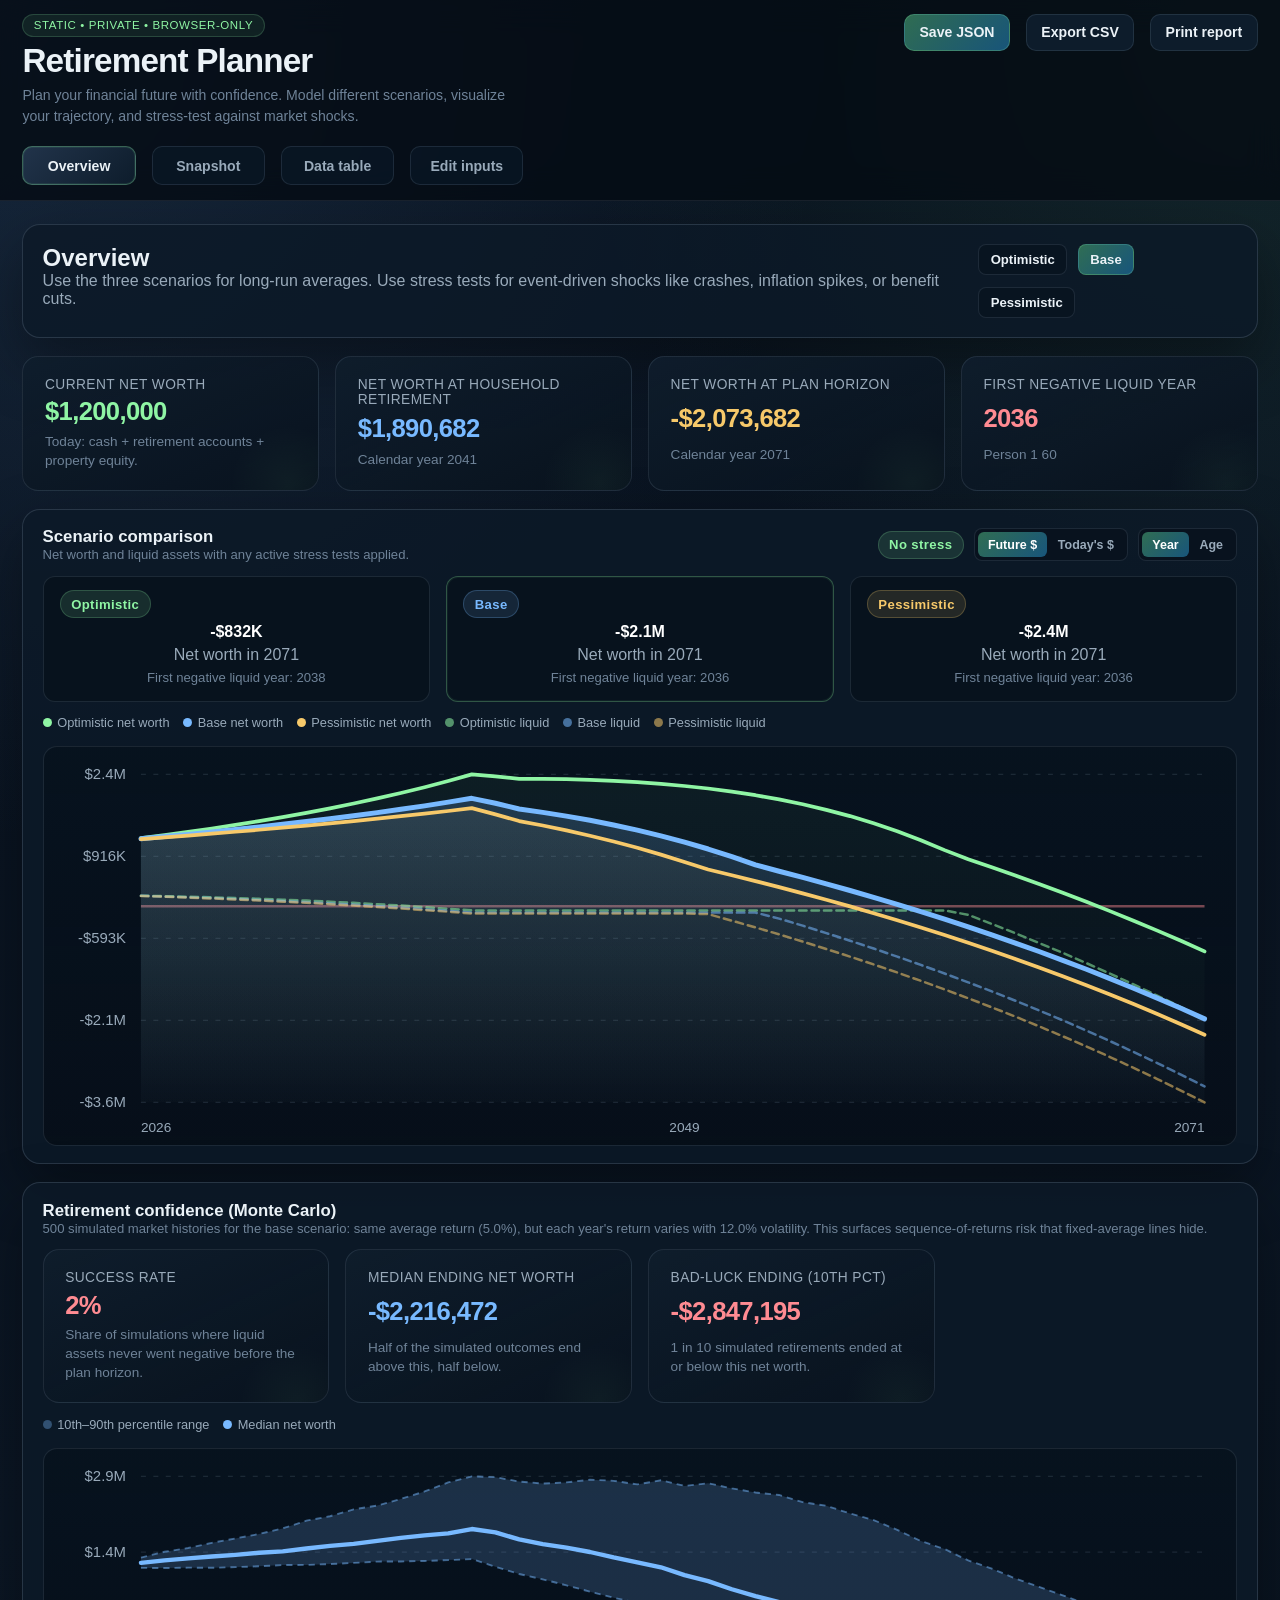
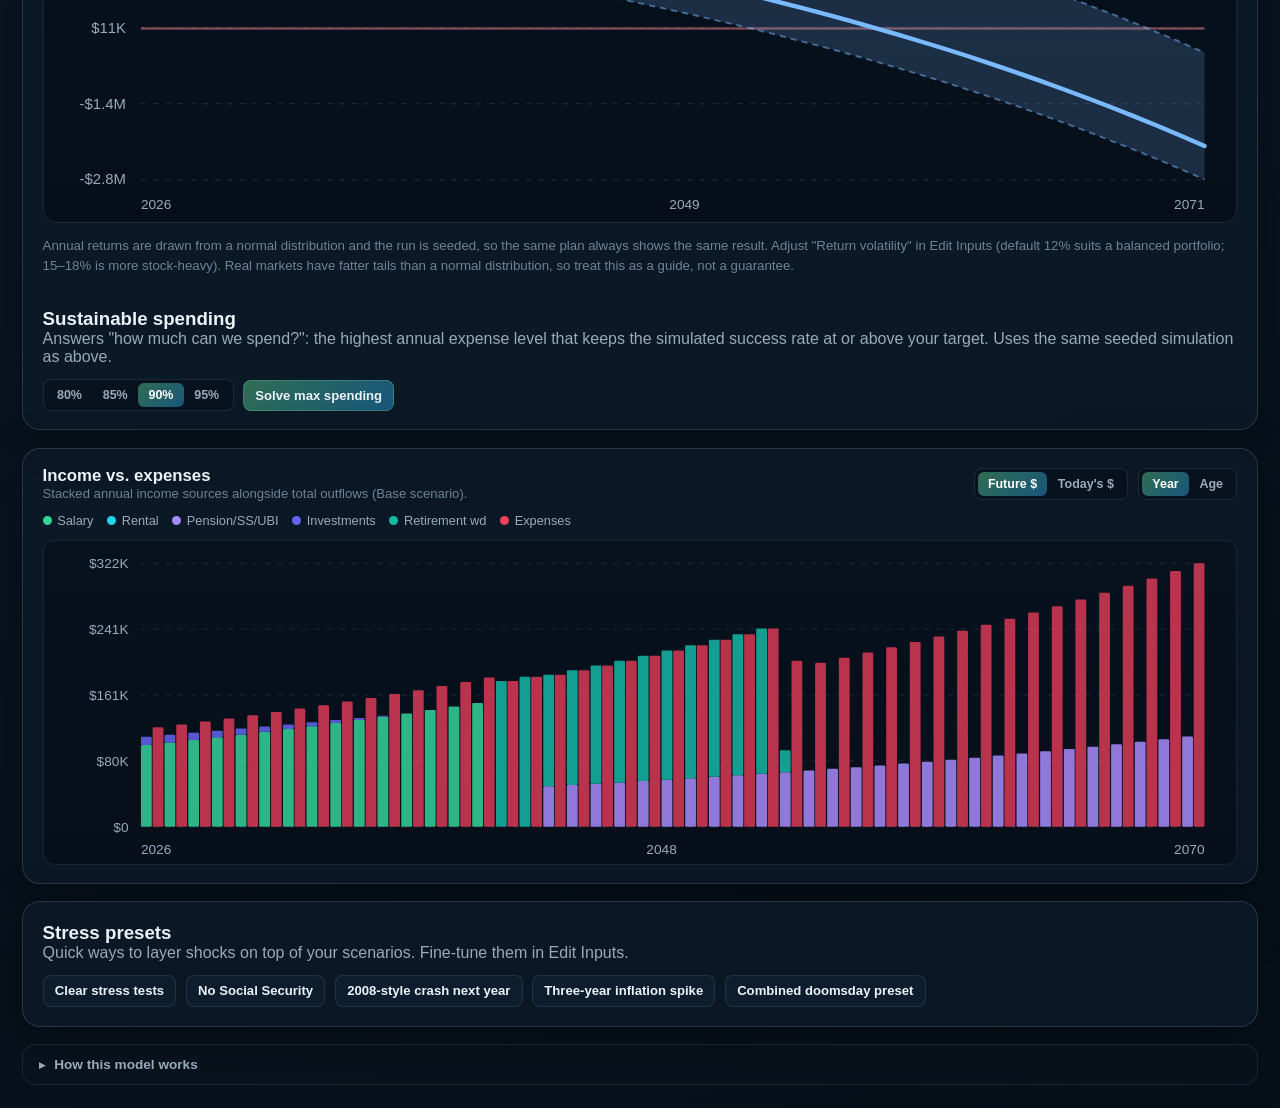
<file: index.html>
<!DOCTYPE html>
<html lang="en">
  <head>
    <meta charset="UTF-8" />
    <meta
      name="viewport"
      content="width=device-width, initial-scale=1.0"
    />
    <meta
      name="description"
      content="A privacy-first retirement planner that runs entirely in your browser. Compare long-run scenarios, apply stress tests, and review year-by-year cash flow."
    />
    <meta
      name="keywords"
      content="retirement planner, financial planning, cash flow, net worth, social security, stress test"
    />
    <meta name="author" content="Brian Curtis" />
    <meta property="og:type" content="website" />
    <meta property="og:title" content="Retirement Planner" />
    <meta
      property="og:description"
      content="Compare optimistic, base, and pessimistic retirement paths, then layer in stress tests like market crashes or Social Security cuts."
    />
    <meta property="og:url" content="https://bntcurtis.github.io/retirement-planner/" />
    <link
      rel="icon"
      type="image/svg+xml"
      href="data:image/svg+xml,%3Csvg xmlns='http://www.w3.org/2000/svg' viewBox='0 0 100 100'%3E%3Crect width='100' height='100' rx='24' fill='%2312222f'/%3E%3Cpath d='M18 70 L40 48 L56 60 L80 28' stroke='%23a2ffb7' stroke-width='10' fill='none' stroke-linecap='round' stroke-linejoin='round'/%3E%3C/svg%3E"
    />
    <link rel="stylesheet" href="./styles.css" />
    <title>Retirement Planner</title>
  </head>
  <body>
    <noscript>
      <div class="noscript">
        This app needs JavaScript enabled. All calculations stay in your browser.
      </div>
    </noscript>
    <div id="app"></div>
    <script src="./engine.js"></script>
    <script src="./app.js"></script>
  </body>
</html>
</file>
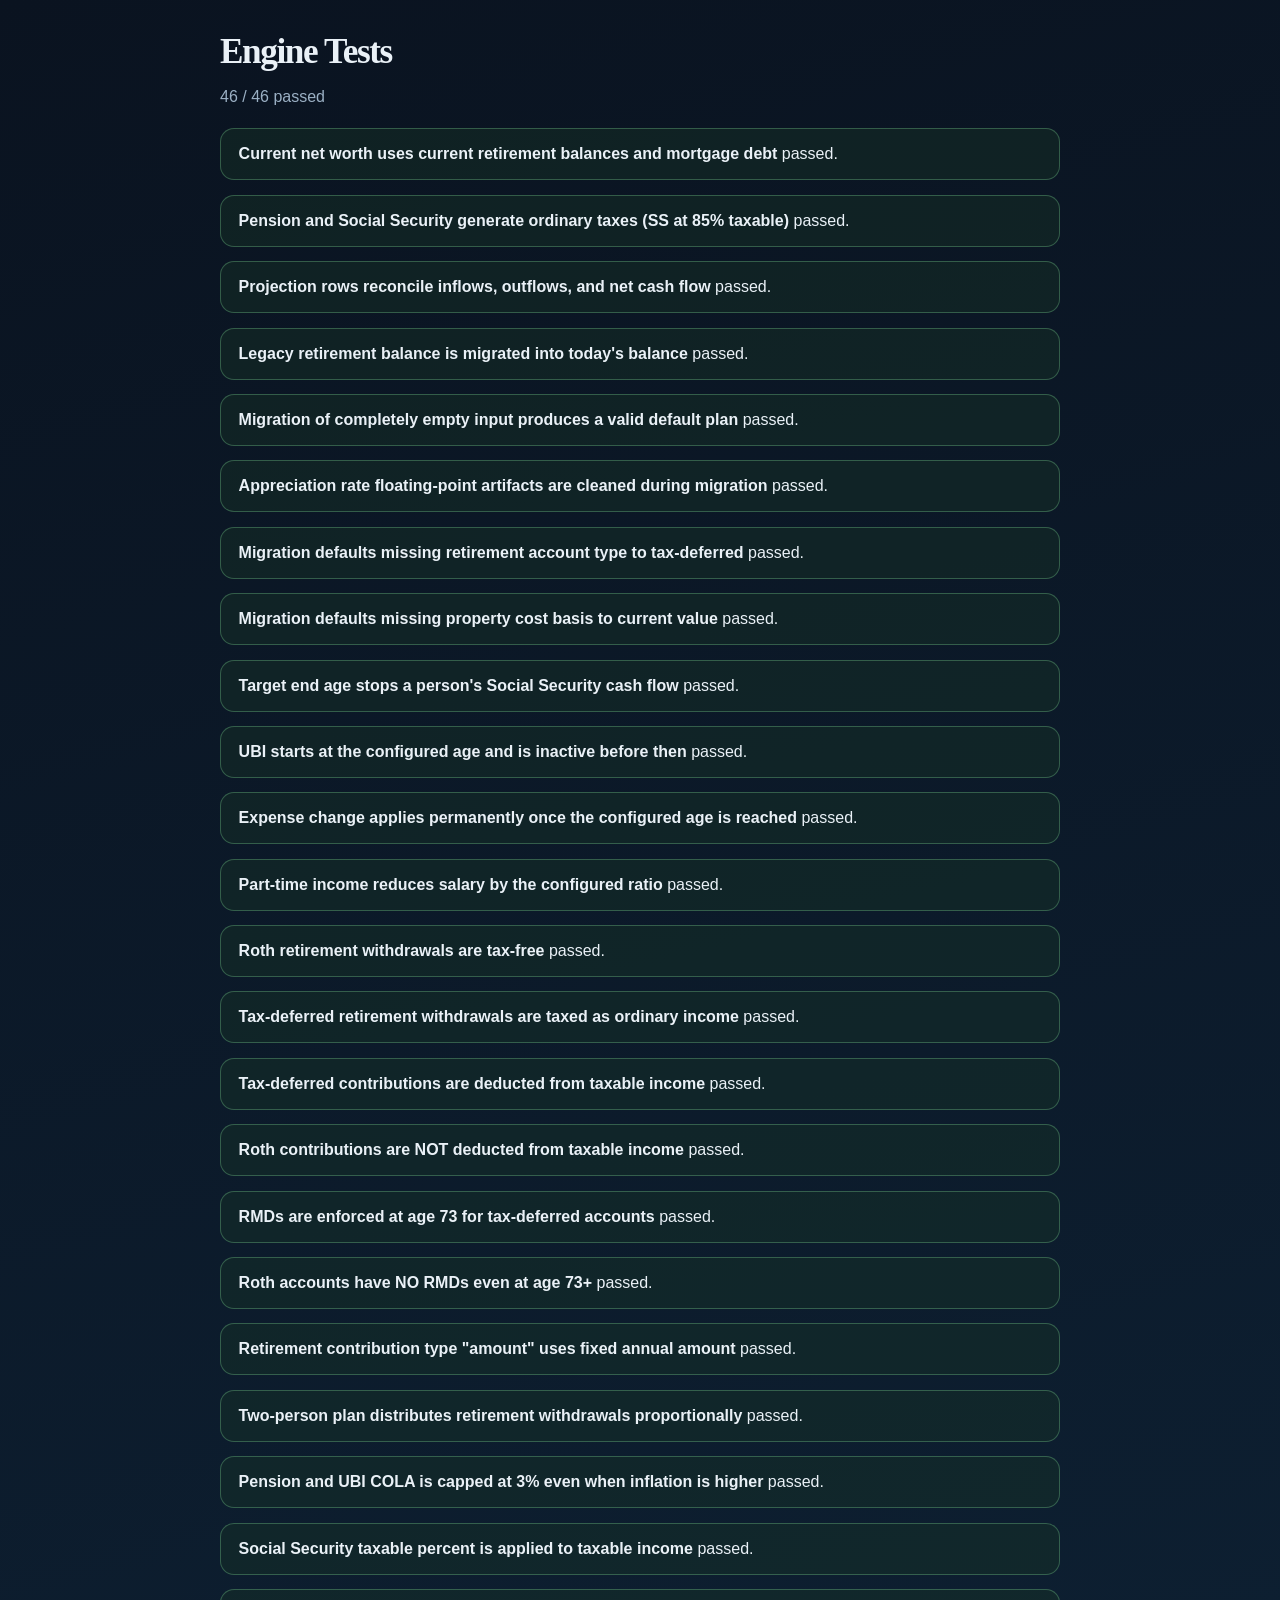
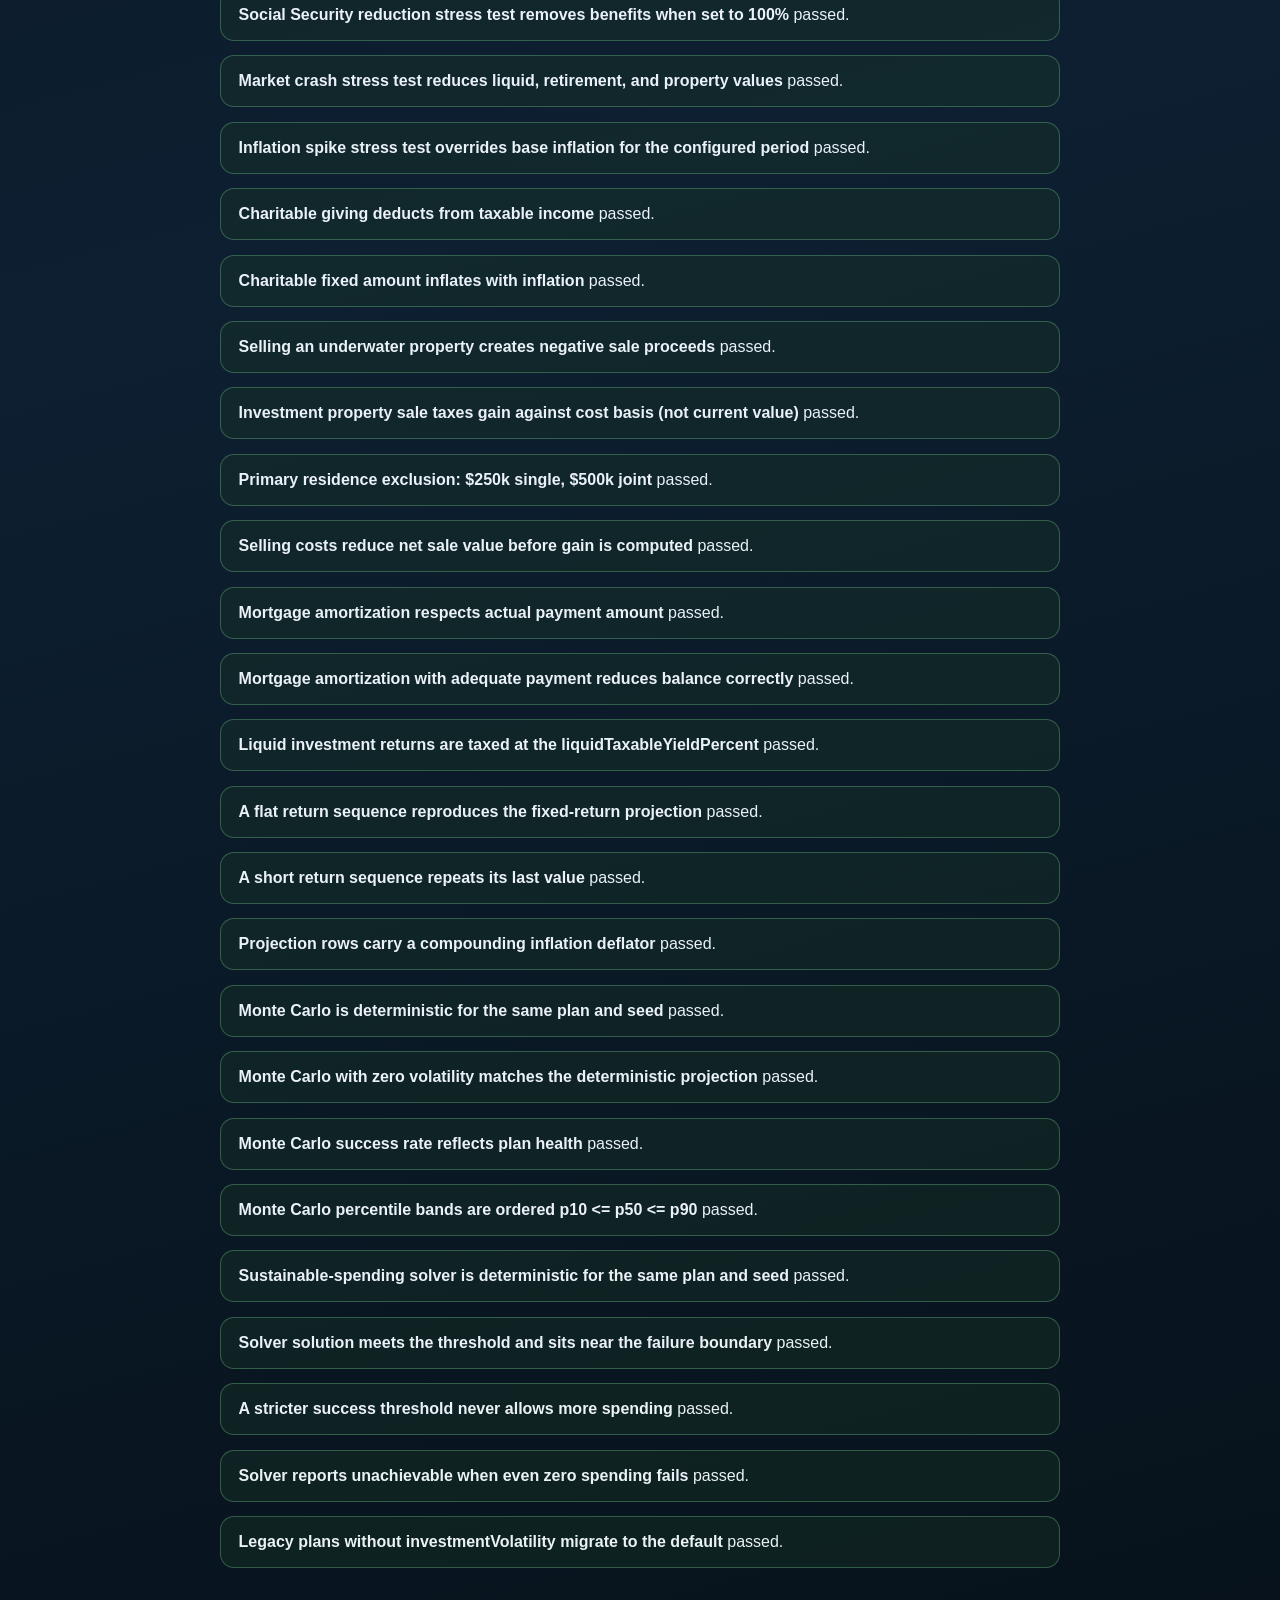
<file: tests/index.html>
<!DOCTYPE html>
<html lang="en">
  <head>
    <meta charset="UTF-8" />
    <meta name="viewport" content="width=device-width, initial-scale=1.0" />
    <title>Retirement Planner Engine Tests</title>
    <style>
      body {
        font-family: "Avenir Next", "Segoe UI", sans-serif;
        margin: 0;
        min-height: 100vh;
        color: #eaf1f7;
        background: linear-gradient(165deg, #0a1320, #0d1f31 55%, #07121b);
      }

      main {
        max-width: 840px;
        margin: 0 auto;
        padding: 2rem 1.2rem 3rem;
      }

      h1 {
        margin: 0 0 0.7rem;
        font-family: Georgia, serif;
        font-size: 2.2rem;
        letter-spacing: -0.04em;
      }

      p {
        color: #9bb0c4;
      }

      ul {
        list-style: none;
        padding: 0;
        margin: 1.4rem 0 0;
        display: grid;
        gap: 0.9rem;
      }

      li {
        padding: 1rem 1.1rem;
        border-radius: 14px;
        border: 1px solid rgba(185, 209, 229, 0.18);
        background: rgba(9, 18, 29, 0.85);
      }

      .pass {
        border-color: rgba(143, 245, 164, 0.28);
        background: rgba(24, 53, 38, 0.42);
      }

      .fail {
        border-color: rgba(255, 139, 146, 0.28);
        background: rgba(69, 24, 31, 0.42);
      }
    </style>
  </head>
  <body>
    <main id="test-results">
      <h1>Engine Tests</h1>
      <p>Loading…</p>
    </main>
    <script src="../engine.js"></script>
    <script src="./tests.js"></script>
  </body>
</html>
</file>
<file: styles.css>
:root {
  color-scheme: dark;
  --bg: #08111d;
  --bg-alt: #0d1827;
  --panel: rgba(12, 26, 40, 0.84);
  --panel-strong: #102338;
  --border: rgba(183, 207, 227, 0.16);
  --text: #ebf2f7;
  --muted: #99aaba;
  --soft: #6f8398;
  --accent: #8ff5a4;
  --accent-strong: #33d17a;
  --accent-faint: rgba(143, 245, 164, 0.14);
  --blue: #78b9ff;
  --amber: #f7c96a;
  --rose: #ff8b92;
  --shadow: 0 24px 60px rgba(0, 0, 0, 0.35);
  --radius: 18px;
  --radius-sm: 12px;
  --max-width: 1360px;
  --font-body: -apple-system, BlinkMacSystemFont, "Segoe UI", Roboto, "Helvetica Neue", Arial, sans-serif;
  --font-display: -apple-system, BlinkMacSystemFont, "Segoe UI", Roboto, "Helvetica Neue", Arial, sans-serif;
}

*,
*::before,
*::after {
  box-sizing: border-box;
}

html {
  scroll-behavior: smooth;
  scrollbar-color: rgba(183, 207, 227, 0.18) transparent;
}

::-webkit-scrollbar {
  width: 8px;
  height: 8px;
}

::-webkit-scrollbar-track {
  background: transparent;
}

::-webkit-scrollbar-thumb {
  background: rgba(183, 207, 227, 0.18);
  border-radius: 4px;
}

::-webkit-scrollbar-thumb:hover {
  background: rgba(183, 207, 227, 0.3);
}

body {
  margin: 0;
  min-height: 100vh;
  font-family: var(--font-body);
  color: var(--text);
  background:
    radial-gradient(circle at top left, rgba(70, 112, 160, 0.25), transparent 28%),
    radial-gradient(circle at top right, rgba(79, 153, 106, 0.16), transparent 24%),
    linear-gradient(160deg, #08111d 0%, #0b1624 48%, #061019 100%);
}

body::before {
  content: "";
  position: fixed;
  inset: 0;
  pointer-events: none;
  background-image:
    linear-gradient(rgba(255, 255, 255, 0.03) 1px, transparent 1px),
    linear-gradient(90deg, rgba(255, 255, 255, 0.03) 1px, transparent 1px);
  background-size: 36px 36px;
  mask-image: linear-gradient(to bottom, rgba(0, 0, 0, 0.45), transparent 92%);
  opacity: 0.2;
}

a {
  color: inherit;
}

button,
input,
select,
textarea {
  font: inherit;
}

button {
  cursor: pointer;
}

input,
select,
textarea {
  width: 100%;
  color: var(--text);
  background: rgba(8, 19, 31, 0.9);
  border: 1px solid rgba(183, 207, 227, 0.14);
  border-radius: 10px;
  padding: 0.62rem 0.85rem;
  font-size: 0.95rem;
  transition: border-color 140ms ease, box-shadow 140ms ease, background 140ms ease;
}

input:focus,
select:focus,
textarea:focus {
  outline: none;
  border-color: rgba(143, 245, 164, 0.7);
  box-shadow: 0 0 0 3px rgba(143, 245, 164, 0.16);
  background: rgba(8, 22, 34, 0.96);
}

input[type="checkbox"] {
  width: auto;
  accent-color: var(--accent-strong);
  transform: scale(1.15);
}

input[type="number"]::-webkit-outer-spin-button,
input[type="number"]::-webkit-inner-spin-button {
  -webkit-appearance: none;
  margin: 0;
}

input[type="number"] {
  -moz-appearance: textfield;
}

textarea {
  resize: vertical;
  min-height: 96px;
}

table {
  width: 100%;
  border-collapse: collapse;
}

th,
td {
  padding: 0.55rem 0.75rem;
  border-bottom: 1px solid rgba(183, 207, 227, 0.1);
  vertical-align: top;
  font-size: 0.88rem;
}

th {
  text-align: left;
  color: var(--muted);
  font-size: 0.78rem;
  font-weight: 600;
  letter-spacing: 0.04em;
  text-transform: uppercase;
  background: rgba(7, 18, 30, 0.92);
  position: sticky;
  top: 0;
}

td {
  color: var(--text);
}

.noscript {
  margin: 1rem auto;
  max-width: 760px;
  background: rgba(255, 139, 146, 0.12);
  border: 1px solid rgba(255, 139, 146, 0.35);
  border-radius: 16px;
  padding: 1rem 1.2rem;
}

.page-shell {
  max-width: var(--max-width);
  margin: 0 auto;
  padding: 1.4rem;
}

.hero {
  position: sticky;
  top: 0;
  z-index: 20;
  backdrop-filter: blur(16px);
  background: rgba(5, 11, 19, 0.78);
  border-bottom: 1px solid rgba(183, 207, 227, 0.1);
}

.hero__inner {
  max-width: var(--max-width);
  margin: 0 auto;
  padding: 0.85rem 1.4rem 0.95rem;
  display: flex;
  align-items: flex-start;
  justify-content: space-between;
  gap: 1.2rem;
}

.hero__heading {
  display: grid;
  gap: 0.35rem;
}

.eyebrow {
  display: inline-flex;
  align-items: center;
  gap: 0.4rem;
  width: fit-content;
  color: var(--accent);
  background: rgba(143, 245, 164, 0.08);
  border: 1px solid rgba(143, 245, 164, 0.18);
  border-radius: 999px;
  padding: 0.3rem 0.65rem;
  font-size: 0.72rem;
  font-weight: 500;
  letter-spacing: 0.05em;
  text-transform: uppercase;
}

.hero h1 {
  margin: 0;
  font: 700 clamp(1.7rem, 2.6vw, 2.6rem) / 1.1 var(--font-display);
  letter-spacing: -0.025em;
}

.hero p {
  margin: 0;
  color: var(--soft);
  font-size: 0.88rem;
  max-width: 64ch;
  line-height: 1.5;
}

.hero__actions,
.tab-nav,
.action-row,
.button-group,
.stat-grid,
.grid-2,
.grid-3,
.summary-grid,
.form-grid {
  display: grid;
  gap: 1rem;
}

.hero__actions {
  grid-auto-flow: column;
  grid-auto-columns: max-content;
  align-content: start;
}

.tab-nav {
  margin-top: 0.85rem;
  grid-template-columns: repeat(4, minmax(0, 1fr));
}

.tab-button {
  border: 1px solid rgba(183, 207, 227, 0.12);
  background: rgba(11, 24, 39, 0.72);
  color: var(--muted);
  border-radius: 10px;
  padding: 0.65rem 0.85rem;
  font-size: 0.88rem;
  font-weight: 600;
  transition: transform 160ms ease, border-color 160ms ease, color 160ms ease;
}

.tab-button:hover,
.tab-button:focus-visible {
  color: var(--text);
  border-color: rgba(143, 245, 164, 0.32);
  transform: translateY(-1px);
}

.tab-button.is-active {
  background: linear-gradient(135deg, rgba(35, 54, 78, 0.95), rgba(14, 30, 46, 0.95));
  border-color: rgba(143, 245, 164, 0.32);
  color: var(--text);
  box-shadow: inset 0 0 0 1px rgba(143, 245, 164, 0.08);
}

.button {
  display: inline-flex;
  align-items: center;
  justify-content: center;
  gap: 0.45rem;
  border: 1px solid rgba(183, 207, 227, 0.12);
  background: rgba(15, 31, 46, 0.92);
  color: var(--text);
  border-radius: 10px;
  padding: 0.6rem 0.9rem;
  font-size: 0.88rem;
  font-weight: 600;
  text-decoration: none;
  transition: transform 160ms ease, border-color 160ms ease, background 160ms ease;
}

.button:hover,
.button:focus-visible {
  transform: translateY(-1px);
  border-color: rgba(143, 245, 164, 0.3);
}

.button--primary {
  background: linear-gradient(135deg, rgba(50, 114, 86, 0.95), rgba(25, 89, 128, 0.95));
  border-color: rgba(143, 245, 164, 0.22);
}

.button--ghost {
  background: rgba(9, 19, 31, 0.76);
}

.button--danger {
  background: rgba(94, 25, 34, 0.88);
  border-color: rgba(255, 139, 146, 0.24);
}

.button--small {
  padding: 0.45rem 0.7rem;
  font-size: 0.82rem;
  border-radius: 8px;
}

.button--block {
  width: 100%;
}

.panel {
  background: var(--panel);
  border: 1px solid var(--border);
  border-radius: var(--radius);
  box-shadow: var(--shadow);
}

.panel--padded {
  padding: 1.2rem;
  display: flex;
  flex-direction: column;
  gap: 0.85rem;
}

.section {
  display: grid;
  gap: 1.1rem;
  animation: fade-up 180ms ease;
}

.section__head {
  display: flex;
  align-items: flex-start;
  justify-content: space-between;
  gap: 1rem;
}

.section__head h2,
.section__head h3,
.section__head h4,
.card h3,
.card h4 {
  margin: 0;
}

.section__head p,
.card__sub,
.muted {
  margin: 0;
  color: var(--muted);
}

.stat-grid {
  grid-template-columns: repeat(4, minmax(0, 1fr));
}

.summary-grid,
.grid-2 {
  grid-template-columns: repeat(2, minmax(0, 1fr));
}

.grid-3 {
  grid-template-columns: repeat(3, minmax(0, 1fr));
}

.card {
  position: relative;
  overflow: hidden;
  display: grid;
  gap: 0.35rem;
  padding: 1.25rem 1.35rem;
  border-radius: 16px;
  background: linear-gradient(155deg, rgba(15, 29, 44, 0.96), rgba(8, 18, 29, 0.88));
  border: 1px solid rgba(183, 207, 227, 0.12);
}

.card::after {
  content: "";
  position: absolute;
  inset: auto -10% -40% auto;
  width: 120px;
  height: 120px;
  background: radial-gradient(circle, rgba(143, 245, 164, 0.09), transparent 68%);
  opacity: 0.5;
}

.card__label {
  color: var(--muted);
  font-size: 0.86rem;
  letter-spacing: 0.03em;
  text-transform: uppercase;
}

.card__value {
  margin: 0;
  font-size: clamp(1.35rem, 2vw, 1.85rem);
  font-weight: 700;
  letter-spacing: -0.025em;
}

.card__foot {
  font-size: 0.85rem;
  color: var(--soft);
  line-height: 1.4;
}

.card__accent {
  color: var(--accent);
}

.card__accent--blue {
  color: var(--blue);
}

.card__accent--amber {
  color: var(--amber);
}

.card__accent--rose {
  color: var(--rose);
}

.notice-list,
.inline-list,
.breakdown-list,
.property-list,
.pill-row {
  list-style: none;
  margin: 0;
  padding: 0;
}

.notice-list {
  display: grid;
  gap: 0.65rem;
}

.notice {
  display: flex;
  align-items: flex-start;
  gap: 0.75rem;
  padding: 0.92rem 1rem;
  border-radius: 14px;
  border: 1px solid rgba(183, 207, 227, 0.14);
  background: rgba(10, 20, 31, 0.82);
}

.notice strong {
  display: block;
  margin-bottom: 0.18rem;
}

.notice--warning {
  border-color: rgba(247, 201, 106, 0.26);
  background: rgba(69, 52, 18, 0.32);
}

.notice--error {
  border-color: rgba(255, 139, 146, 0.28);
  background: rgba(72, 24, 31, 0.3);
}

.notice--info {
  border-color: rgba(120, 185, 255, 0.24);
  background: rgba(18, 42, 65, 0.34);
}

.notice__body {
  flex: 1;
  min-width: 0;
}

.notice-dismiss {
  flex: none;
  align-self: flex-start;
  width: 1.55rem;
  height: 1.55rem;
  margin: -0.18rem -0.25rem 0 0;
  display: flex;
  align-items: center;
  justify-content: center;
  padding: 0;
  border: 0;
  border-radius: 8px;
  background: transparent;
  color: inherit;
  opacity: 0.55;
  font-size: 1.25rem;
  line-height: 1;
  cursor: pointer;
  transition: opacity 0.12s ease, background 0.12s ease;
}

.notice-dismiss:hover {
  opacity: 1;
  background: rgba(255, 255, 255, 0.09);
}

.notice-block__head {
  display: flex;
  justify-content: flex-end;
  margin-bottom: 0.5rem;
}

.notice-dismiss-all {
  border: 0;
  background: transparent;
  color: #99aaba;
  font: inherit;
  font-size: 0.82rem;
  cursor: pointer;
  opacity: 0.9;
  padding: 0.1rem 0.25rem;
}

.notice-dismiss-all:hover {
  opacity: 1;
  color: #cdd8e3;
  text-decoration: underline;
}

.form-card,
.data-card,
.snapshot-card {
  padding: 1.1rem 1.2rem;
  align-self: start;
}

.chart-card {
  padding: 1.1rem 1.2rem;
  display: flex;
  flex-direction: column;
  gap: 0.85rem;
}

.form-grid {
  grid-template-columns: repeat(2, minmax(0, 1fr));
}

.field {
  display: grid;
  gap: 0.38rem;
}

.field--wide {
  grid-column: 1 / -1;
}

.field label,
.field__label {
  color: var(--muted);
  font-size: 0.82rem;
  font-weight: 600;
}

.field__hint {
  color: var(--soft);
  font-size: 0.82rem;
  line-height: 1.4;
}

.checkbox-row {
  display: flex;
  align-items: center;
  gap: 0.7rem;
  min-height: 48px;
}

.accordion-block {
  display: grid;
  gap: 1rem;
}

.stack {
  display: grid;
  gap: 1rem;
}

.stack--tight {
  gap: 0.65rem;
}

.stack--roomy {
  gap: 1.35rem;
}

.subpanel {
  padding: 1rem;
  border-radius: 16px;
  background: rgba(8, 17, 28, 0.7);
  border: 1px solid rgba(183, 207, 227, 0.1);
}

.subpanel__header {
  display: flex;
  align-items: center;
  justify-content: space-between;
  gap: 0.8rem;
}

.subpanel__header h4 {
  margin: 0;
}

.badge {
  display: inline-flex;
  align-items: center;
  justify-content: center;
  gap: 0.4rem;
  width: fit-content;
  padding: 0.34rem 0.66rem;
  border-radius: 999px;
  background: rgba(143, 245, 164, 0.12);
  border: 1px solid rgba(143, 245, 164, 0.2);
  color: var(--accent);
  font-size: 0.82rem;
  font-weight: 700;
  letter-spacing: 0.03em;
}

.badge--blue {
  background: rgba(120, 185, 255, 0.12);
  border-color: rgba(120, 185, 255, 0.24);
  color: var(--blue);
}

.badge--amber {
  background: rgba(247, 201, 106, 0.12);
  border-color: rgba(247, 201, 106, 0.24);
  color: var(--amber);
}

.badge--rose {
  background: rgba(255, 139, 146, 0.12);
  border-color: rgba(255, 139, 146, 0.24);
  color: var(--rose);
}

.chart-shell {
  display: grid;
  gap: 1rem;
}

.chart-legend {
  display: flex;
  flex-wrap: wrap;
  gap: 0.5rem 0.85rem;
  color: var(--muted);
  font-size: 0.8rem;
}

.legend-chip {
  display: inline-flex;
  align-items: center;
  gap: 0.35rem;
}

.legend-chip__swatch {
  width: 9px;
  height: 9px;
  border-radius: 999px;
}

.legend-chip__swatch--dashed {
  opacity: 0.55;
  background-image: repeating-linear-gradient(
    90deg,
    transparent,
    transparent 3px,
    rgba(8, 17, 28, 0.9) 3px,
    rgba(8, 17, 28, 0.9) 5px
  );
}

.chart-svg {
  width: 100%;
  height: auto;
  display: block;
  border-radius: 14px;
  background: linear-gradient(180deg, rgba(7, 18, 30, 0.96), rgba(6, 14, 24, 0.88));
  border: 1px solid rgba(183, 207, 227, 0.12);
}

.breakdown-list {
  display: grid;
  gap: 0.7rem;
}

.breakdown-item {
  display: grid;
  gap: 0.28rem;
}

.breakdown-item__row {
  display: flex;
  align-items: baseline;
  justify-content: space-between;
  gap: 1rem;
}

.breakdown-item__row strong {
  font-size: 0.96rem;
}

.bar-track {
  height: 8px;
  background: rgba(183, 207, 227, 0.08);
  border-radius: 999px;
  overflow: hidden;
}

.bar-fill {
  height: 100%;
  border-radius: 999px;
  background: linear-gradient(90deg, rgba(143, 245, 164, 0.8), rgba(120, 185, 255, 0.78));
}

.bar-fill--rose {
  background: linear-gradient(90deg, rgba(255, 139, 146, 0.8), rgba(247, 201, 106, 0.75));
}

.table-wrap {
  overflow: auto;
  max-height: 72vh;
  border-radius: 14px;
  border: 1px solid rgba(183, 207, 227, 0.12);
}

.row-negative {
  background: rgba(255, 139, 146, 0.07);
}

.align-right {
  text-align: right;
}

.value-positive {
  color: var(--accent);
}

.value-negative {
  color: var(--rose);
}

.value-muted {
  color: var(--muted);
}

.property-list {
  display: grid;
  gap: 0.72rem;
}

.property-row {
  display: grid;
  gap: 0.3rem;
  padding: 0.9rem 1rem;
  border-radius: 14px;
  background: rgba(8, 17, 28, 0.72);
  border: 1px solid rgba(183, 207, 227, 0.1);
}

.property-row__top,
.split-row {
  display: flex;
  align-items: baseline;
  justify-content: space-between;
  gap: 1rem;
}

.footnote {
  color: var(--soft);
  font-size: 0.83rem;
  line-height: 1.45;
}

.toolbar {
  display: flex;
  flex-wrap: wrap;
  align-items: center;
  justify-content: space-between;
  gap: 0.85rem;
}

.toolbar__group {
  display: flex;
  flex-wrap: wrap;
  gap: 0.7rem;
}

.pill-row {
  display: flex;
  flex-wrap: wrap;
  gap: 0.6rem;
}

.scenario-card-grid {
  display: grid;
  gap: 1rem;
  grid-template-columns: repeat(3, minmax(0, 1fr));
}

.scenario-card {
  padding: 0.85rem 1rem;
  border-radius: 12px;
  background: rgba(8, 18, 29, 0.86);
  border: 1px solid rgba(183, 207, 227, 0.12);
  display: grid;
  gap: 0.3rem;
}

.scenario-card h4 {
  margin: 0;
}

.scenario-card--active {
  border-color: rgba(143, 245, 164, 0.3);
  box-shadow: inset 0 0 0 1px rgba(143, 245, 164, 0.06);
}

.empty-state {
  padding: 1rem;
  border-radius: 14px;
  border: 1px dashed rgba(183, 207, 227, 0.18);
  color: var(--muted);
  text-align: center;
}

.chart-header {
  display: flex;
  align-items: center;
  justify-content: space-between;
  gap: 0.75rem;
  flex-wrap: wrap;
}

.chart-header h3 {
  margin: 0;
  font-size: 1.05rem;
}

.chart-header p {
  margin: 0;
  font-size: 0.82rem;
  color: var(--soft);
}

.toggle-group {
  display: inline-flex;
  background: rgba(8, 17, 28, 0.7);
  border: 1px solid rgba(183, 207, 227, 0.12);
  border-radius: 8px;
  padding: 3px;
}

.toggle-group__btn {
  border: none;
  background: transparent;
  color: var(--muted);
  font-size: 0.78rem;
  font-weight: 600;
  padding: 0.32rem 0.65rem;
  border-radius: 6px;
  transition: background 120ms ease, color 120ms ease;
}

.toggle-group__btn:hover {
  color: var(--text);
}

.toggle-group__btn.is-active {
  background: linear-gradient(135deg, rgba(50, 114, 86, 0.95), rgba(25, 89, 128, 0.95));
  color: #fff;
}

.income-expense-chart {
  display: grid;
  gap: 0.75rem;
}

.ie-chart-svg {
  width: 100%;
  height: auto;
  display: block;
  border-radius: 12px;
  background: linear-gradient(180deg, rgba(7, 18, 30, 0.96), rgba(6, 14, 24, 0.88));
  border: 1px solid rgba(183, 207, 227, 0.1);
}

.details-block {
  border-radius: 14px;
  border: 1px solid rgba(183, 207, 227, 0.1);
  background: rgba(10, 20, 31, 0.5);
}

.details-block summary {
  cursor: pointer;
  padding: 0.75rem 1rem;
  display: flex;
  align-items: center;
  gap: 0.55rem;
  color: var(--muted);
  font-size: 0.85rem;
  font-weight: 600;
  list-style: none;
  user-select: none;
}

.details-block summary::-webkit-details-marker {
  display: none;
}

.details-block summary::before {
  content: "▸";
  font-size: 0.75rem;
  transition: transform 180ms ease;
}

.details-block[open] summary::before {
  transform: rotate(90deg);
}

.details-block[open] summary {
  border-bottom: 1px solid rgba(183, 207, 227, 0.08);
}

.details-block__body {
  padding: 0.85rem 1rem;
  display: grid;
  gap: 0.55rem;
  font-size: 0.84rem;
  color: var(--soft);
  line-height: 1.5;
}

.details-block__body strong {
  color: var(--muted);
}

.hidden {
  display: none !important;
}

@keyframes fade-up {
  from {
    opacity: 0;
    transform: translateY(8px);
  }

  to {
    opacity: 1;
    transform: translateY(0);
  }
}

@media (max-width: 1120px) {
  .hero__inner,
  .toolbar,
  .section__head,
  .subpanel__header,
  .split-row,
  .property-row__top {
    flex-direction: column;
    align-items: stretch;
  }

  .hero__actions {
    grid-auto-flow: row;
    grid-auto-columns: auto;
  }

  .stat-grid,
  .summary-grid,
  .grid-3,
  .scenario-card-grid {
    grid-template-columns: repeat(2, minmax(0, 1fr));
  }
}

@media (max-width: 760px) {
  .page-shell,
  .hero__inner {
    padding-left: 1rem;
    padding-right: 1rem;
  }

  .tab-nav,
  .stat-grid,
  .summary-grid,
  .grid-2,
  .grid-3,
  .form-grid,
  .scenario-card-grid {
    grid-template-columns: 1fr;
  }

  th,
  td {
    padding: 0.7rem;
  }
}

@media print {
  *,
  *::before,
  *::after {
    color-adjust: exact;
    -webkit-print-color-adjust: exact;
    print-color-adjust: exact;
  }

  body {
    background: #fff;
    color: #102338;
  }

  body::before {
    display: none;
  }

  .hero {
    position: static;
    background: #fff;
    backdrop-filter: none;
    border-bottom: 2px solid #d7e2ec;
  }

  .hero h1 {
    font-size: 1.8rem;
    color: #102338;
  }

  .hero p,
  .eyebrow,
  .card__label,
  .card__foot,
  .muted,
  .field__hint,
  .footnote,
  .section__head p {
    color: #5a6f82;
  }

  .hero__actions,
  .tab-nav,
  .toolbar__group,
  .pill-row,
  .button,
  .button--primary,
  .button--small,
  .button--danger,
  .button--ghost,
  .toggle-group,
  .notice-dismiss,
  .notice-dismiss-all,
  .notice-block__head,
  input[type="file"],
  .chart-overlay,
  .ie-chart-overlay,
  .ie-cursor-line,
  .ie-tooltip-group {
    display: none !important;
  }

  .ie-chart-svg {
    background: #f8fafb;
    border-color: #d7e2ec;
  }

  .details-block {
    background: #f8fafb;
    border-color: #d7e2ec;
  }

  .details-block summary::before {
    display: none;
  }

  .details-block__body {
    color: #5a6f82;
  }

  .details-block__body strong {
    color: #3a5269;
  }

  .page-shell {
    max-width: 100%;
    padding: 0.5rem;
  }

  .panel,
  .card,
  .subpanel,
  .scenario-card,
  .notice {
    background: #f8fafb;
    border-color: #d7e2ec;
    box-shadow: none;
    break-inside: avoid;
  }

  .card__value,
  .card__accent {
    color: #1a3a54;
  }

  .card__accent--blue {
    color: #2a6eb5;
  }

  .card__accent--amber {
    color: #a67c1a;
  }

  .card__accent--rose {
    color: #b83540;
  }

  .card::after {
    display: none;
  }

  .chart-svg {
    background: #f8fafb;
    border-color: #d7e2ec;
  }

  th {
    background: #eef2f6;
    color: #3a5269;
  }

  td {
    color: #102338;
  }

  th,
  td {
    border-color: #d7e2ec;
    padding: 0.5rem;
    font-size: 0.75rem;
  }

  .table-wrap {
    max-height: none;
    overflow: visible;
  }

  .row-negative {
    background: rgba(255, 100, 100, 0.08);
  }

  .value-positive {
    color: #1a7a3a;
  }

  .value-negative {
    color: #b83540;
  }

  .stat-grid,
  .summary-grid,
  .grid-2 {
    grid-template-columns: repeat(2, 1fr);
  }

  .grid-3 {
    grid-template-columns: repeat(3, 1fr);
  }

  .scenario-card-grid {
    grid-template-columns: repeat(3, 1fr);
  }

  .section {
    animation: none;
  }

  .badge {
    background: #eef8f1;
    border-color: #b7e4c1;
    color: #1a7a3a;
  }

  .badge--blue {
    background: #e8f1fc;
    border-color: #a3c8ed;
    color: #2a6eb5;
  }

  .badge--amber {
    background: #fdf5e4;
    border-color: #e8d5a0;
    color: #a67c1a;
  }

  .badge--rose {
    background: #fde8ea;
    border-color: #e8a0a8;
    color: #b83540;
  }

  .notice--info {
    background: #eef4fc;
    border-color: #a3c8ed;
  }

  .notice--warning {
    background: #fdf5e4;
    border-color: #e8d5a0;
  }

  .notice--error {
    background: #fde8ea;
    border-color: #e8a0a8;
  }

  .property-row,
  .subpanel {
    background: #f0f4f8;
    border-color: #d7e2ec;
  }

  .bar-track {
    background: #e0e8ef;
  }

  .bar-fill {
    background: linear-gradient(90deg, #4caf50, #2196f3);
  }

  .bar-fill--rose {
    background: linear-gradient(90deg, #e57373, #ffb74d);
  }

  .breakdown-item__row strong,
  .split-row,
  .property-row__top strong {
    color: #102338;
  }

  .value-muted,
  .split-row .value-muted {
    color: #5a6f82;
  }

  a {
    color: #2a6eb5;
  }
}
</file>
